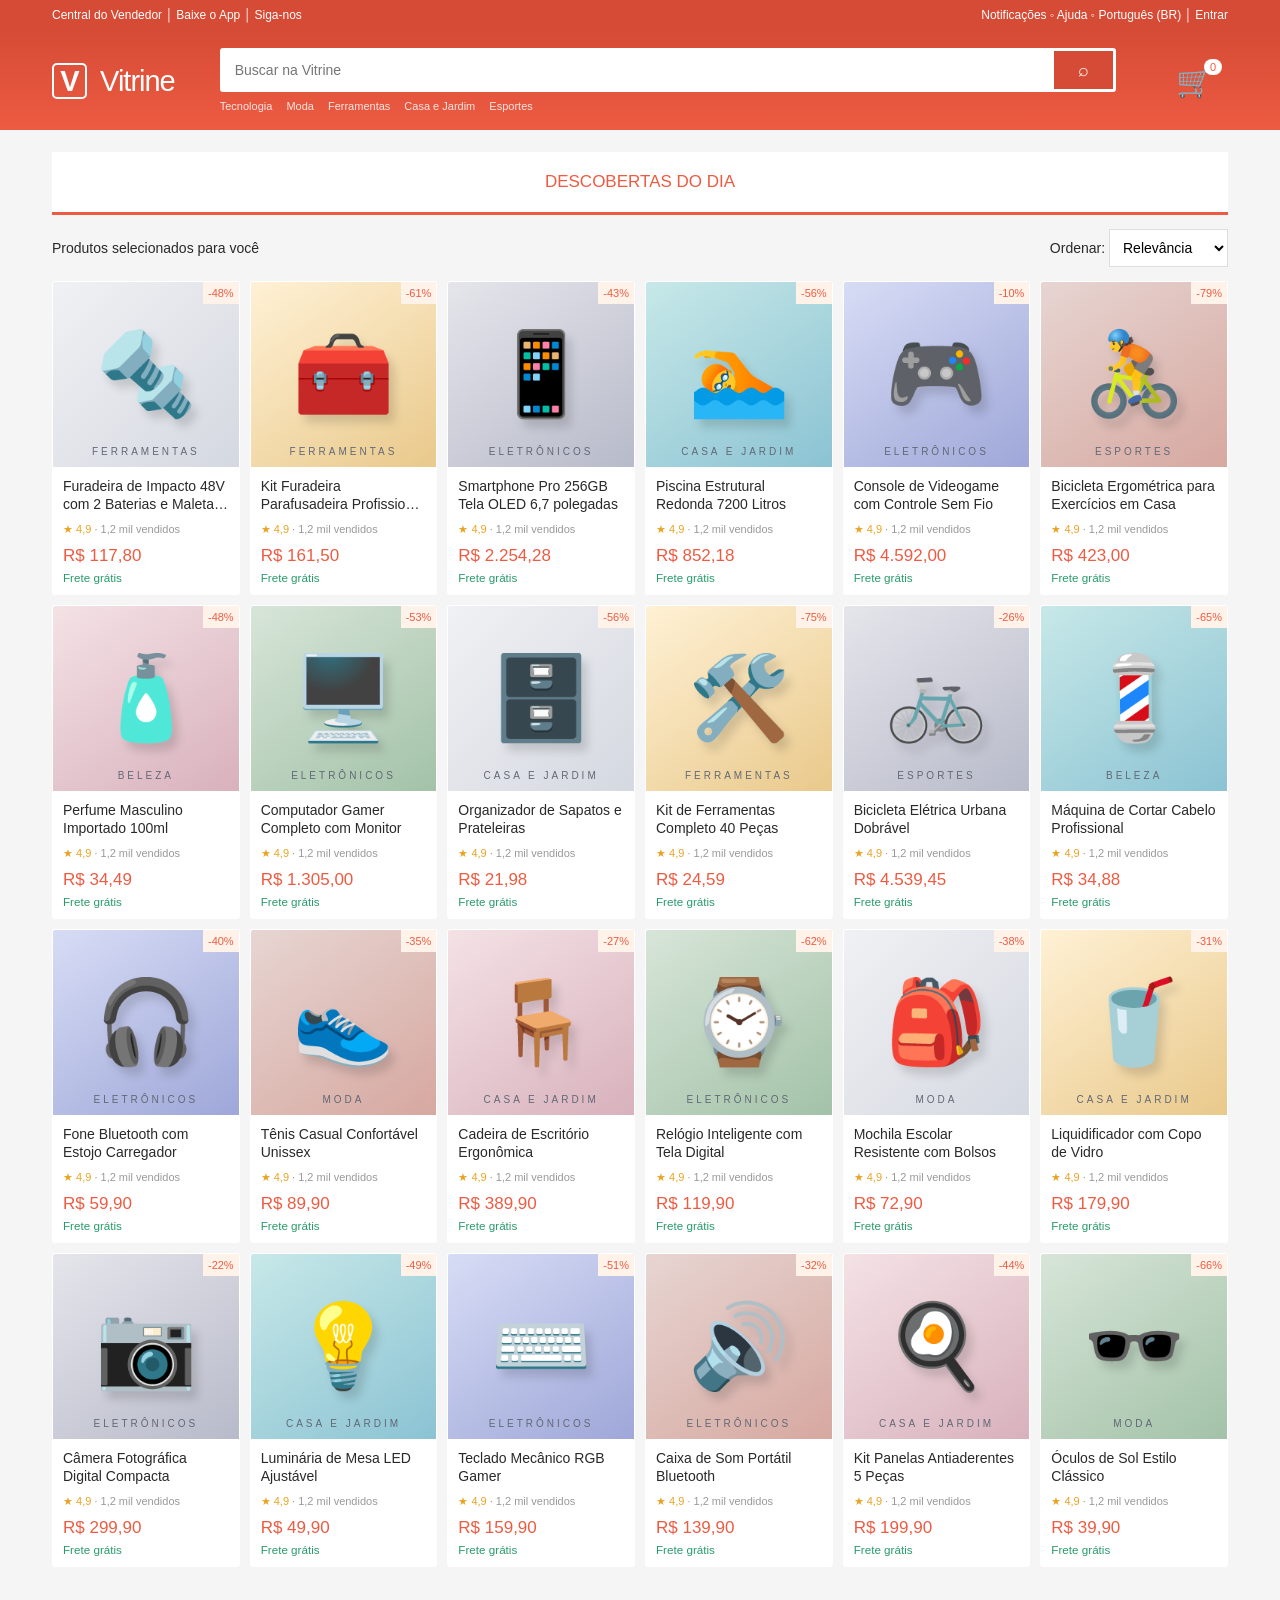
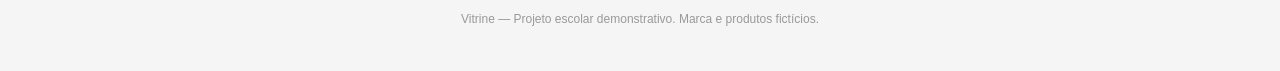
<file: index.html>
<!doctype html><html lang="pt-BR"><head><meta charset="utf-8"><meta name="viewport" content="width=device-width, initial-scale=1"><title>Vitrine — Descobertas do dia</title><link rel="stylesheet" href="style.css"></head><body><div class="topbar"><div class="container top-inner"><span>Central do Vendedor │ Baixe o App │ Siga-nos</span><span>Notificações ◦ Ajuda ◦ Português (BR) │ Entrar</span></div></div><header class="main-header"><div class="container header-inner"><a href="index.html" class="brand"><span class="brand-icon">V</span> Vitrine</a><div class="search-wrap"><form id="search-form" class="search-form"><input id="search" placeholder="Buscar na Vitrine"><button aria-label="Buscar">⌕</button></form><div class="trends">Tecnologia　 Moda　 Ferramentas　 Casa e Jardim　 Esportes</div></div><a href="carrinho.html" class="cart-link" aria-label="Carrinho">🛒<em id="cart-count">0</em></a></div></header><main class="container"><h1 class="section-title">DESCOBERTAS DO DIA</h1><div class="home-tools"><span>Produtos selecionados para você</span><label>Ordenar: <select id="filter"><option value="default">Relevância</option><option value="low">Menor preço</option><option value="high">Maior preço</option></select></label></div><div id="product-grid" class="grid-products"></div></main><footer>Vitrine — Projeto escolar demonstrativo. Marca e produtos fictícios.</footer><div id="toast"></div><script src="script.js"></script></body></html>
</file>
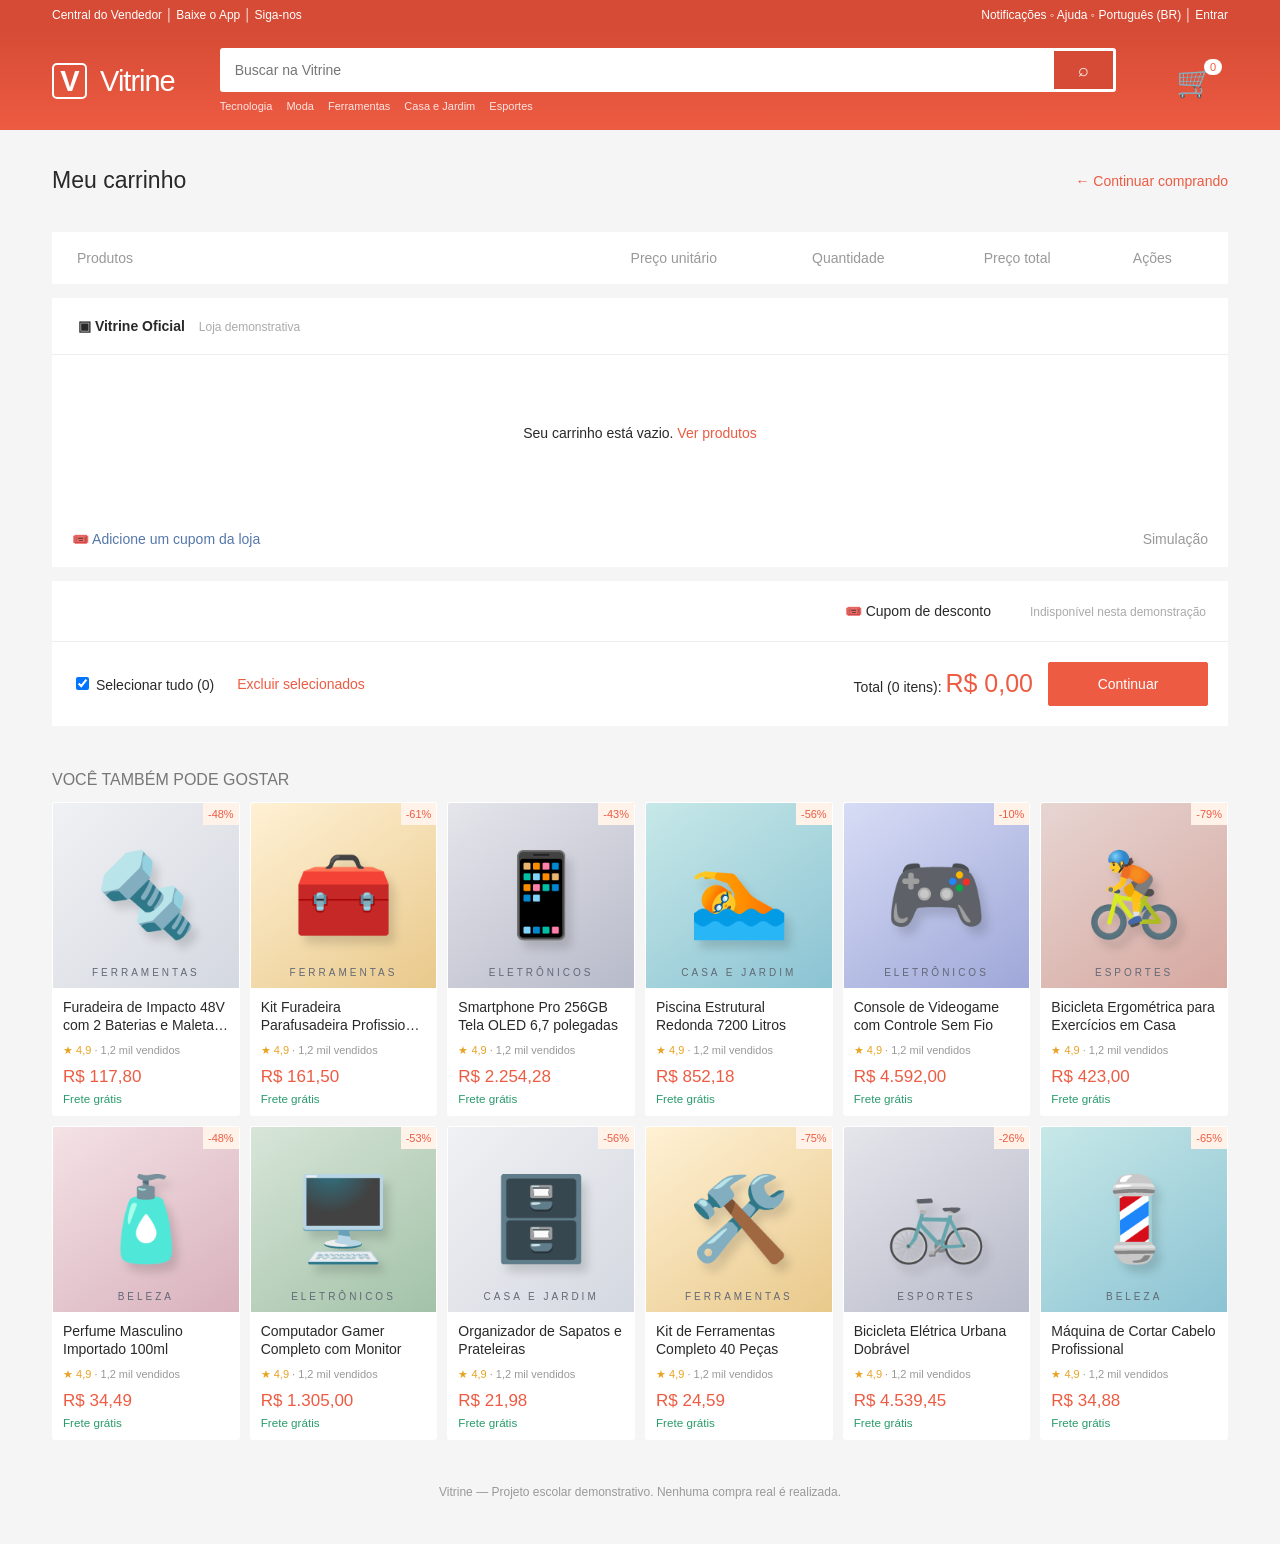
<file: carrinho.html>
<!doctype html><html lang="pt-BR"><head><meta charset="utf-8"><meta name="viewport" content="width=device-width, initial-scale=1"><title>Carrinho | Vitrine</title><link rel="stylesheet" href="style.css"></head><body><div class="topbar"><div class="container top-inner"><span>Central do Vendedor │ Baixe o App │ Siga-nos</span><span>Notificações ◦ Ajuda ◦ Português (BR) │ Entrar</span></div></div><header class="main-header"><div class="container header-inner"><a href="index.html" class="brand"><span class="brand-icon">V</span> Vitrine</a><div class="search-wrap"><form id="search-form" class="search-form"><input id="search" placeholder="Buscar na Vitrine"><button aria-label="Buscar">⌕</button></form><div class="trends">Tecnologia　 Moda　 Ferramentas　 Casa e Jardim　 Esportes</div></div><a href="carrinho.html" class="cart-link" aria-label="Carrinho">🛒<em id="cart-count">0</em></a></div></header><main id="cart-root" class="container"></main><footer>Vitrine — Projeto escolar demonstrativo. Nenhuma compra real é realizada.</footer><div id="toast"></div><script src="script.js"></script></body></html>
</file>
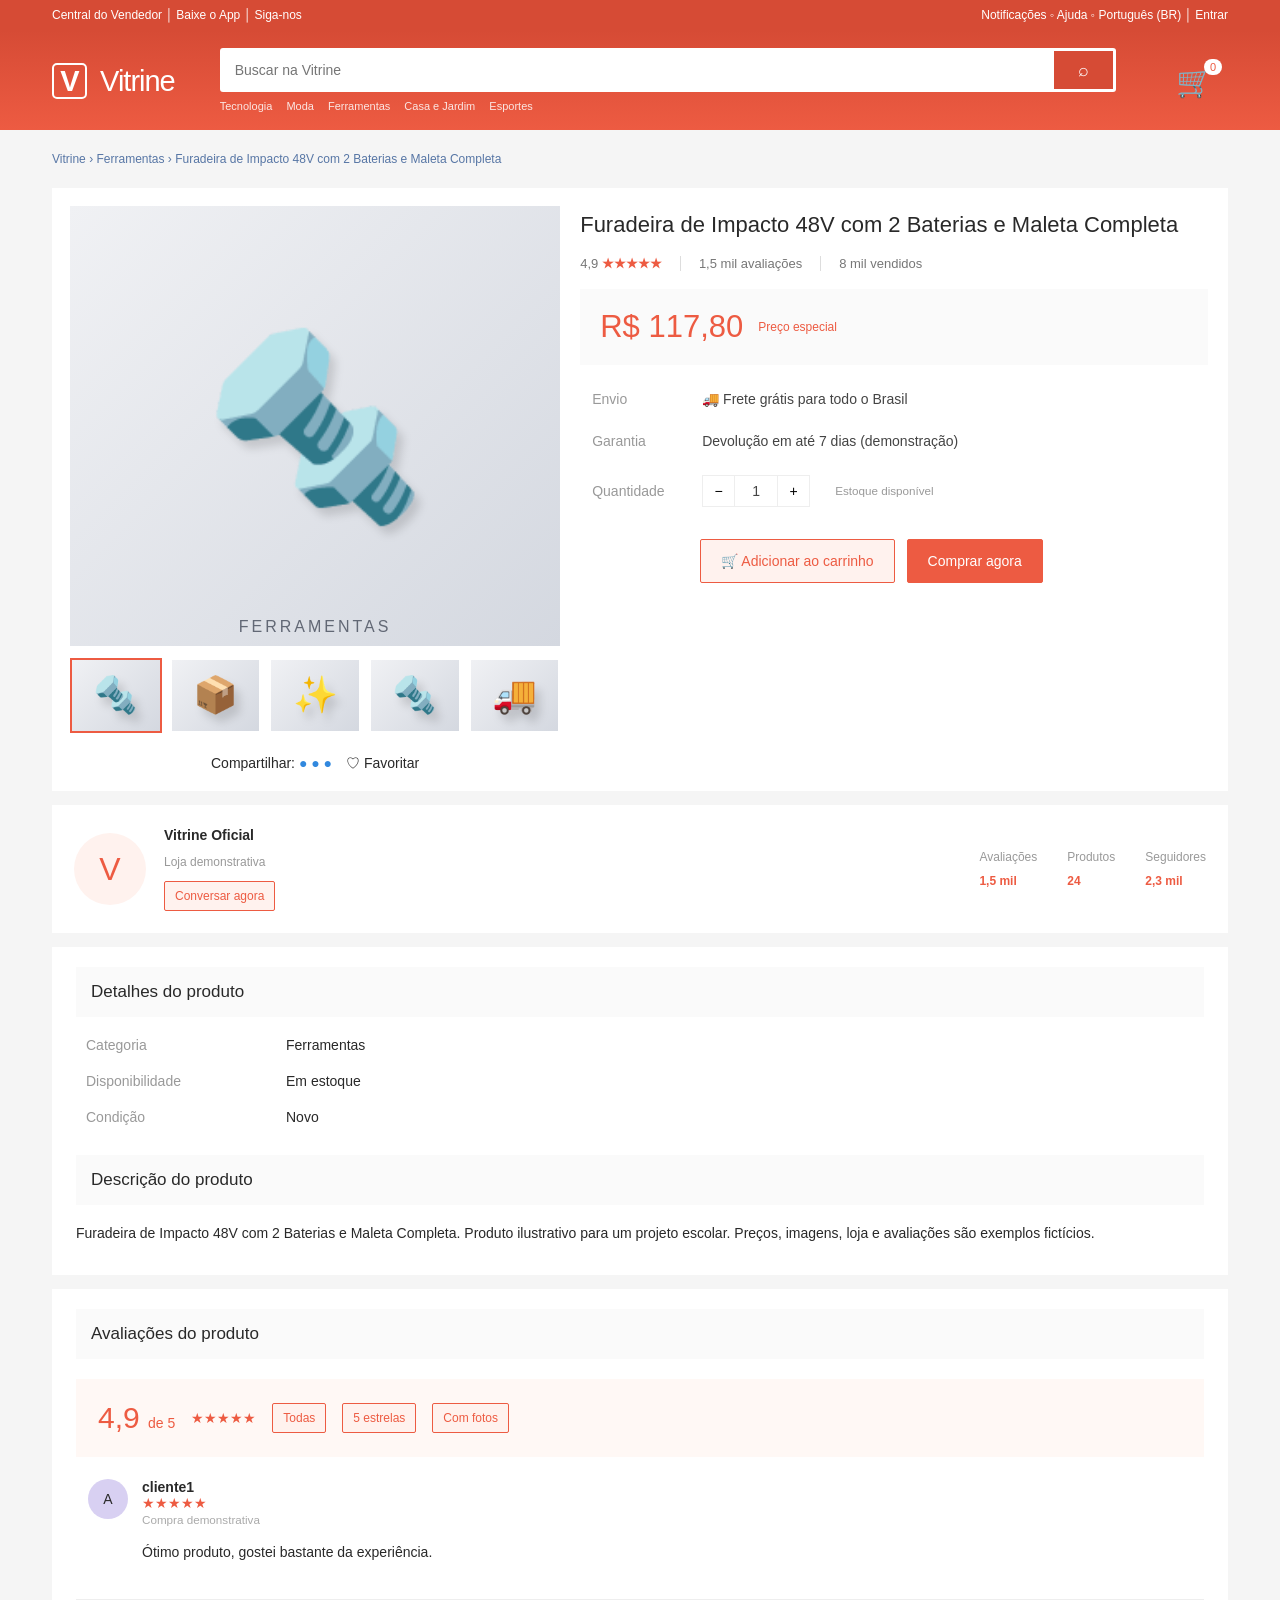
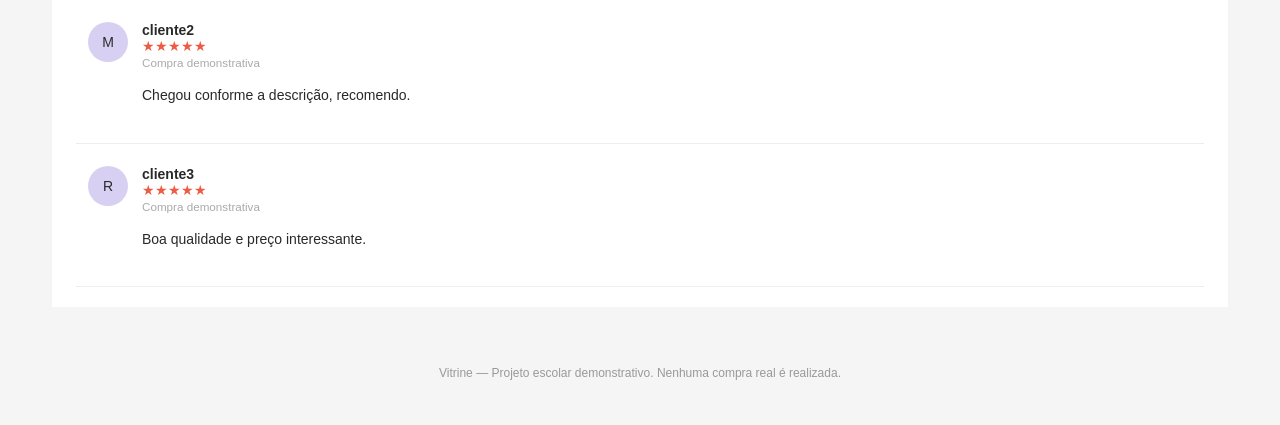
<file: produto.html>
<!doctype html><html lang="pt-BR"><head><meta charset="utf-8"><meta name="viewport" content="width=device-width, initial-scale=1"><title>Produto | Vitrine</title><link rel="stylesheet" href="style.css"></head><body><div class="topbar"><div class="container top-inner"><span>Central do Vendedor │ Baixe o App │ Siga-nos</span><span>Notificações ◦ Ajuda ◦ Português (BR) │ Entrar</span></div></div><header class="main-header"><div class="container header-inner"><a href="index.html" class="brand"><span class="brand-icon">V</span> Vitrine</a><div class="search-wrap"><form id="search-form" class="search-form"><input id="search" placeholder="Buscar na Vitrine"><button aria-label="Buscar">⌕</button></form><div class="trends">Tecnologia　 Moda　 Ferramentas　 Casa e Jardim　 Esportes</div></div><a href="carrinho.html" class="cart-link" aria-label="Carrinho">🛒<em id="cart-count">0</em></a></div></header><main id="product-root" class="container"></main><footer>Vitrine — Projeto escolar demonstrativo. Nenhuma compra real é realizada.</footer><div id="toast"></div><script src="script.js"></script></body></html>
</file>
<file: style.css>
:root{--accent:#ed5b42;--accent-dark:#d64b35;--pale:#fff2ee;--ink:#292929;--muted:#888;--line:#ececec}*{box-sizing:border-box}body{margin:0;background:#f5f5f5;color:var(--ink);font:14px Arial,Helvetica,sans-serif}a{color:inherit;text-decoration:none}button,input,select{font:inherit}button{cursor:pointer}.container{max-width:1200px;margin:auto;padding:0 12px}.topbar{background:var(--accent-dark);color:white;font-size:12px}.top-inner{display:flex;justify-content:space-between;gap:15px;padding:8px 12px}.main-header{background:linear-gradient(180deg,var(--accent-dark),var(--accent));color:#fff}.header-inner{display:flex;align-items:center;gap:45px;padding-top:18px;padding-bottom:16px}.brand{font-size:29px;white-space:nowrap;letter-spacing:-1px}.brand-icon{display:inline-grid;place-items:center;border:2px solid #fff;border-radius:5px;width:35px;height:36px;margin-right:6px;font-weight:bold}.search-wrap{flex:1}.search-form{display:flex;background:white;border-radius:3px;padding:3px}.search-form input{border:0;outline:0;padding:11px 12px;flex:1;min-width:0}.search-form button{background:var(--accent-dark);color:white;border:0;padding:0 24px;font-size:18px}.trends{font-size:11px;opacity:.85;margin-top:7px}.cart-link{font-size:30px;position:relative;margin:0 15px}.cart-link em{font-size:11px;font-style:normal;position:absolute;right:-9px;top:-5px;background:white;color:var(--accent);padding:2px 6px;border-radius:12px}.section-title{background:#fff;border-bottom:3px solid var(--accent);text-align:center;color:var(--accent);padding:20px 0;margin:22px 0 8px;font-size:17px;font-weight:normal}.home-tools{display:flex;align-items:center;justify-content:space-between;margin:14px 0}.home-tools select{padding:9px;border:1px solid #ddd;background:white}.grid-products{display:grid;grid-template-columns:repeat(6,minmax(0,1fr));gap:10px}.product-card{display:block;background:#fff;border:1px solid transparent;border-radius:3px;overflow:hidden;transition:transform .15s,border .15s}.product-card:hover{border-color:var(--accent);transform:translateY(-2px)}.card-photo{height:185px;position:relative}.product-art{height:100%;width:100%;display:flex;flex-direction:column;justify-content:center;align-items:center;position:relative;background:linear-gradient(135deg,#f0f1f4,#d4d8e0);overflow:hidden}.product-art span{font-size:82px;filter:drop-shadow(6px 8px 4px #0002);line-height:1.3}.art-caption{font-size:10px;letter-spacing:3px;color:#626875;position:absolute;bottom:10px}.art-1{background:linear-gradient(145deg,#fff1d5,#e9c98b)}.art-2{background:linear-gradient(145deg,#e5e5eb,#b7bac9)}.art-3{background:linear-gradient(145deg,#c7e8e8,#8bc3d3)}.art-4{background:linear-gradient(145deg,#d7dcf5,#9ea7d8)}.art-5{background:linear-gradient(145deg,#e7d5d2,#d6a8a0)}.art-6{background:linear-gradient(145deg,#f4e2e5,#d8b1bd)}.art-7{background:linear-gradient(145deg,#d7e5d8,#a3c2a8)}.discount{position:absolute;right:0;top:0;background:#fff2e9;color:var(--accent);padding:5px;font-size:11px}.card-body{padding:10px}.name{height:36px;line-height:18px;display:-webkit-box;-webkit-line-clamp:2;-webkit-box-orient:vertical;overflow:hidden}.rating{font-size:11px;color:#e9a323;margin:10px 0}.rating span{color:#999}.card-bottom{display:flex;flex-direction:column;gap:5px}.card-bottom strong{font-size:17px;font-weight:normal;color:var(--accent)}.card-bottom small{color:#299b6b}.breadcrumb{font-size:12px;color:#5776a5;margin:22px 0;white-space:nowrap;overflow:hidden;text-overflow:ellipsis}.panel{background:#fff;margin-bottom:14px}.product-detail{display:grid;grid-template-columns:43% 57%;padding:18px;gap:20px}.main-photo{height:440px}.main-photo .product-art span{font-size:180px}.main-photo .art-caption{font-size:16px}.thumbnails{display:flex;gap:8px;margin:12px 0}.thumb{padding:0;width:19%;height:75px;border:2px solid transparent;background:none}.thumb.active,.thumb:hover{border-color:var(--accent)}.thumb .product-art span{font-size:36px}.thumb .art-caption{display:none}.share{margin-top:22px;text-align:center}.share span{color:#3188de}.buy-info{padding:0 22px 0 0}.buy-info h1{font-size:22px;line-height:1.4;font-weight:500;margin:4px 0 12px}.stats{display:flex;gap:18px;color:#777;font-size:13px;margin:15px 0}.stats span+span{border-left:1px solid #ddd;padding-left:18px}.stats b,.stars{color:var(--accent)}.price-box{background:#fafafa;padding:20px;margin:18px 0 24px;display:flex;align-items:center;gap:15px}.price-box strong{font-size:31px;color:var(--accent);font-weight:400}.price-box span{color:var(--accent);font-size:12px}.info-line{display:flex;align-items:center;gap:25px;margin:26px 12px;color:#444}.info-line label{width:85px;color:#999}.info-line small{color:#999}.qty{display:flex;align-items:center}.qty button,.qty output{border:1px solid #eee;background:#fff;min-width:33px;height:32px;display:grid;place-items:center}.qty output{border-left:0;border-right:0;min-width:42px}.actions{display:flex;gap:12px;margin:32px 0 0 120px}.primary,.outline{padding:13px 20px;border-radius:2px}.primary{background:var(--accent);color:white;border:1px solid var(--accent)}.primary:hover{background:var(--accent-dark)}.outline{background:var(--pale);border:1px solid var(--accent);color:var(--accent)}.small{padding:7px 10px;font-size:12px}.seller{padding:22px;display:flex;gap:18px;align-items:center}.seller-avatar{width:72px;height:72px;border-radius:50%;display:grid;place-items:center;background:var(--pale);color:var(--accent);font-size:32px}.seller p{font-size:12px;color:#999}.seller-facts{margin-left:auto;display:flex;gap:30px;color:#999;font-size:12px}.seller-facts span{display:flex;flex-direction:column;gap:10px}.seller-facts b{color:var(--accent)}.details,.reviews{padding:20px 24px}.details h2,.reviews h2{background:#fafafa;font-size:17px;font-weight:500;padding:15px;margin:0 0 20px}.details h2:not(:first-child){margin-top:30px}.detail-row{display:flex;gap:60px;margin:20px 10px}.detail-row span{width:140px;color:#999}.detail-row b{font-weight:normal}.review-score{display:flex;align-items:center;gap:16px;background:#fff8f5;padding:22px;color:var(--accent)}.review-score strong{font-size:30px;font-weight:400}.review-score small{font-size:14px}.review{display:flex;gap:14px;border-bottom:1px solid #eee;padding:22px 12px}.review-avatar{border-radius:50%;width:40px;height:40px;background:#d8d0f2;display:grid;place-items:center}.review small{color:#aaa}.review p{line-height:1.6}.cart-heading{display:flex;justify-content:space-between;align-items:center;margin:22px 0}.cart-heading h1{font-size:23px;font-weight:400}.cart-heading a{color:var(--accent)}.cart-head,.cart-row{display:grid;grid-template-columns:45% 16% 15% 15% 9%;align-items:center;gap:0}.cart-head{padding:18px 25px;color:#999;text-align:center}.cart-head span:first-child{text-align:left}.shop-row{padding:20px 26px;border-bottom:1px solid #eee;font-weight:bold}.shop-row span{color:#aaa;font-size:12px;font-weight:normal;margin-left:10px}.cart-row{padding:20px 25px;border-bottom:1px solid #eee;text-align:center;min-height:120px}.cart-product{display:flex;align-items:center;gap:14px;text-align:left}.cart-product>a:last-child{max-width:220px;line-height:1.5}.cart-thumb{width:90px;height:90px;flex-shrink:0}.cart-thumb .product-art span{font-size:44px}.cart-thumb .art-caption{display:none}.cart-row strong{color:var(--accent);font-weight:400}.cart-row .qty{justify-content:center}.delete{border:0;background:none;color:var(--accent);padding:8px}.coupon{padding:20px;color:#5577aa}.coupon span{float:right;color:#999}.checkout>div:first-child{padding:22px;text-align:right;border-bottom:1px solid #eee}.checkout>div:first-child span{margin-left:35px;color:#aaa;font-size:12px}.checkout-bottom{display:flex;align-items:center;gap:15px;padding:20px}.total{margin-left:auto}.total strong{font-size:25px;color:var(--accent);font-weight:400}.checkout-bottom .primary{min-width:160px}.suggestion-title{margin-top:45px;font-size:16px;color:#777;font-weight:normal}.empty{padding:70px;text-align:center}.empty a{color:var(--accent)}#toast{position:fixed;left:50%;top:45%;transform:translate(-50%,-50%);background:#333e;color:#fff;padding:30px 45px;border-radius:3px;opacity:0;pointer-events:none;transition:opacity .2s;z-index:20}#toast.show{opacity:1}footer{text-align:center;padding:45px 10px;color:#999;font-size:12px}@media(max-width:900px){.grid-products{grid-template-columns:repeat(4,1fr)}.product-detail{grid-template-columns:1fr}.buy-info{padding:0}.main-photo{height:360px}.cart-head{display:none}.cart-row{grid-template-columns:1fr 1fr;gap:15px}.cart-row>*:first-child{grid-column:1/-1}.cart-row .delete{text-align:right}.seller-facts{display:none}}@media(max-width:600px){.topbar{display:none}.header-inner{gap:10px;padding:12px}.brand{font-size:18px}.brand-icon{width:25px;height:26px}.cart-link{font-size:24px;margin:0}.trends{display:none}.search-form input{padding:8px}.search-form button{padding:0 10px}.grid-products{grid-template-columns:repeat(2,minmax(0,1fr));gap:6px}.card-photo{height:155px}.product-art span{font-size:65px}.product-detail{padding:10px}.main-photo{height:310px}.main-photo .product-art span{font-size:140px}.buy-info h1{font-size:18px}.stats{flex-wrap:wrap}.actions{margin:25px 0;gap:8px}.actions button{flex:1;padding:12px 5px;font-size:12px}.price-box strong{font-size:25px}.info-line{gap:10px;margin:20px 0}.info-line label{width:70px}.seller{padding:12px}.reviews,.details{padding:12px}.review-score{flex-wrap:wrap}.cart-row{padding:15px}.cart-thumb{width:70px;height:70px}.checkout-bottom{flex-wrap:wrap}.total{margin-left:0}.checkout-bottom .primary{width:100%}.cart-heading h1{font-size:20px}}
</file>
